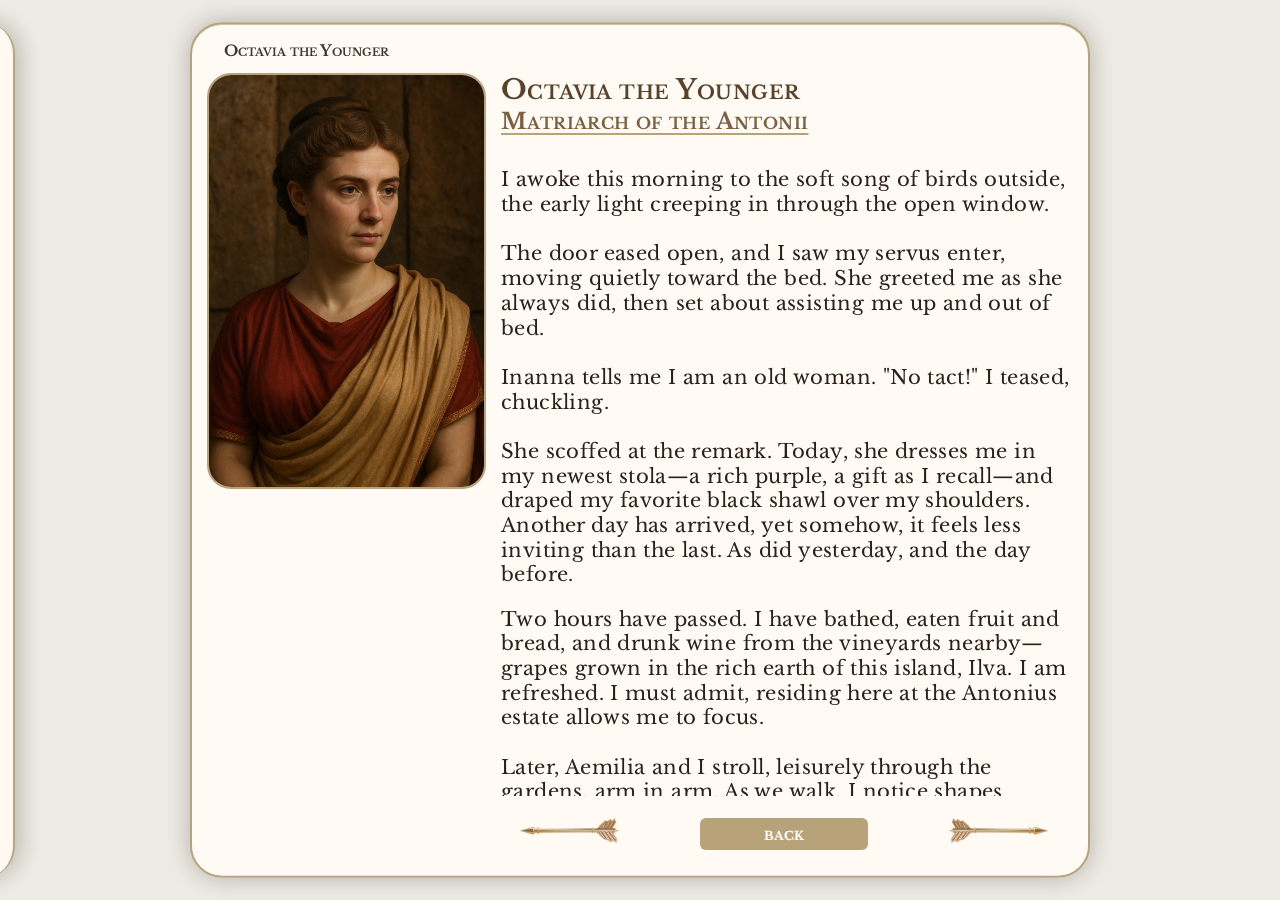
<file: journal.html>
<!DOCTYPE html>
<html lang="en">
<head>
  <meta charset="UTF-8" />
  <meta name="viewport" content="width=device-width, initial-scale=1.0" />
  <title>The Antonius Family Journal</title>

  <link rel="preconnect" href="https://fonts.googleapis.com">
  <link rel="preconnect" href="https://fonts.gstatic.com" crossorigin>
  <link href="https://fonts.googleapis.com/css2?family=Libre+Baskerville:wght@400;700&display=swap" rel="stylesheet">

  <link rel="stylesheet" href="css/journal.css">
  <link rel="stylesheet" href="css/sidebar.css">
</head>
<body id="journal">

  <!-- Sidebar -->
  <aside id="sidebar" class="sidebar hidden">
    <div id="sidebar-content">Loading sidebar...</div>
  </aside>

  <!-- Journal display -->
  <div class="journal-container">

    <div class="journal-container">
      <div id="lineage-trail"></div>

    <div class="portrait-area">
      <img id="portrait" src="images/background/emblem.png" alt="Family Emblem" />
    </div>
    
    <div class="text-area">
      <div class="text-header">
        <h2 id="entry-name"></h2>
        <h3 id="entry-title"></h3>
      </div>

      <!-- This is the ONLY entry-text; it's inside the scroll area -->
      <div class="text-scroll">
        <div id="entry-text"></div>
      </div>
    </div>

     <!-- Navigation arrows -->
    <div class="nav-arrows">
      <img src="images/ui/previous.png" id="prev-entry" alt="Previous">
      <a href="home.html" class="back-btn">back</a>
      <img src="images/ui/next.png" id="next-entry" alt="Next">
    </div>
  </div>

  <!-- Scripts (ORDER MATTERS) -->
  <!-- 1️⃣ Define loadCharacter FIRST -->
  <script src="scripts/journal.js"></script>

  <!-- 2️⃣ Then load the sidebar (so it can call loadCharacter) -->
  <script src="scripts/sidebar.js"></script>

  <!-- 3️⃣ Optional data helper (if used for preloading extra info) -->
  <script src="scripts/journal-data.js"></script>

  <!-- Reload protection for SL testing -->
  <script>
  if (performance.navigation.type === performance.navigation.TYPE_RELOAD) {
    window.location.href = "index.html";
  }
  </script>

</body>
</html>
</file>
<file: css/sidebar.css>
/* === Sidebar (styled like container) === */
.sidebar {
  position: fixed;
  top: 22px;
  bottom: 22px;
  left: 0;
  width: 325px;
  background-color: #fffaf3;
  border-right: 2px solid #b8a27a;
  border-radius: 0 32px 32px 0;
  box-sizing: border-box;
  box-shadow: 4px 0 25px rgba(0, 0, 0, 0.25);
  padding: 1.8rem;
  transform: translateX(-270px);
  opacity: 0.95;
  transition: transform 0.3s ease, opacity 0.3s ease;
  z-index: 1001;
  overflow-y: scroll;             /* allows scrolling */
  overflow-x: hidden;
  max-height: calc(100vh - 20px);
  transform: translateX(-310px); /* keeps it within screen */
}

/* === Hide scrollbar but preserve scroll behavior === */
.sidebar::-webkit-scrollbar {
  width: 0px;       /* hides scrollbar on Chrome/Safari */
  background: none;
}
.sidebar {
  scrollbar-width: none;          /* hides scrollbar on Firefox */
  -ms-overflow-style: none;       /* hides scrollbar on IE/Edge */
}

.sidebar.visible {
  transform: translateX(0);
  opacity: 1;
}

/* === Sidebar header === */
#sidebar-content h2 {
  font-variant: small-caps;
  font-size: 1.5rem;
  color: #5a422a;
  border-bottom: 1px solid #b8a27a;
  margin-bottom: 1rem;
  padding-bottom: 0.3rem;
}

/* === Marcus title === */
.sidebar-title {
  font-family: 'Libre Baskerville', serif;
  font-size: 1.5rem;
  font-variant: small-caps;
  color: #5a422a;
  text-align: center;
  border-bottom: 2px solid #b8a27a;
  margin-bottom: 1.0rem;
  padding-top: 0.5rem;
  padding-bottom: 0.0rem;
  letter-spacing: 0.08em;
  cursor: default;
  user-select: none;
}

/* === Section headers (dropdown toggles) === */
.section-header {
  width: 100%;
  background: none;
  border: none;
  text-align: left;
  font-size: 1.3rem;
  color: #5a422a;
  margin-top: 0.0rem;
  padding: 0.3rem 0;
  font-variant: small-caps;
  letter-spacing: 0.05em;
  cursor: pointer;
  transition: color 0.2s ease;
}

.section-header:hover {
  color: #a28c64;
}

/* Add subtle arrow indicator */
.section-header::after {
  content: "▸";
  float: right;
  font-size: 0.9em;
  transition: transform 0.2s ease;
}

/* Rotate the arrow when menu is open */
.section-header.open::after {
  transform: rotate(90deg);
}

/* === Dropdown lists === */
.nav-list {
  list-style: none;
  margin: 0;
  padding-left: 0.5rem;
  max-height: 0;
  overflow: hidden;
  transition: max-height 0.3s ease;
  border-left: 1px solid #e4d6b2;
  margin-left: 0.4rem;
}

.nav-list.open {
  max-height: 400px; /* adjustable depending on how many items */
}

.nav-list li {
  margin: 0.25rem 0;
}

.nav-list a {
  color: #2b2118;
  text-decoration: none;
  font-size: 1.0rem;
  display: block;
  padding: 0.2rem 0.4rem;
  border-radius: 6px;
  transition: background-color 0.2s ease, color 0.2s ease;
}

.nav-list a:hover {
  background-color: #efe6d2;
  color: #a28c64;
}

.nav-list a.starred::before {
  content: "★ ";
  color: #b8a27a;
  margin-left: 2px;
  font-size: 1.2em;
  filter: drop-shadow(0 0 0px rgba(0, 0, 0, 0.6));
}

/* Sidebar visible when hovered */
  .sidebar:hover {
  transform: translateX(0);
  opacity: 1;
}

/* Highlighted (current) member */
.nav-list a.current {
  background-color: #f0e6d3;
  color: #7b6141;
}
</file>
<file: css/journal.css>
/*html, body {
  width: 1024px;
  height: 1024px;
  margin: 0;
  padding: 0;
  overflow: hidden; /* no scrollbars */
/*}*/

/* Hide everything by default until verified as not resetting */
body.fade-prevent {
  opacity: 0;
  transition: opacity 0.25s ease-in-out;
}

.container, .sidebar, .journal-content {
  box-sizing: border-box;
  max-width: 1024px;
  max-height: 1024px;
}

body#journal {
  background-color: #eeebe4;
  color: #2b2118;
  font-family: 'Libre Baskerville', serif;
  margin: 0;
  width: 100vw;
  height: 100vh;
  overflow: hidden;
  position: relative;
}

/* === Journal container === */
.journal-container {
  position: absolute;
  top: 50%;
  left: 50%;
  transform: translate(-50%, -50%);
  width: 95vw;
  max-width: 900px;
  height: 95vh;
  max-height: 95vh;
  /* margin: auto;*/
  background-color: #fffaf3;
  border: 2px solid #b8a27a;
  border-radius: 32px;
  box-shadow: 0 0 25px rgba(0, 0, 0, 0.25);
  display: flex;
  flex-direction: row; /* side-by-side layout */
  align-items: stretch;
  justify-content: space-between;
  gap: 2rem;
  padding-top: 1rem;
  padding-left: 1.5rem;
  padding-right: 0.5rem;
  box-sizing: border-box;
  z-index: 1000;
  overflow: hidden;
}

.journal-container.loading {
  opacity: 0.3;
}

/* === Portrait === */
.portrait-area {
  flex: 0 0 325px;      /* slightly smaller fixed width */
  text-align: center;
  align-self: flex-start;
  margin-top: 2rem;
  margin-left: -2rem;
  margin-right: -2.5rem;
}

.portrait-area img {
  width: 275px;         /* fixed size instead of 100% */
  height: auto;
  border-radius: 24px;
  border: 2px solid #b8a27a;
  background-color: #f8f6f2;
}

/* === Text area === */
.text-area {
  flex: 1;
  display: flex;
  flex-direction: column;
  overflow: hidden;
  height: 100%;         /* ensure it fills the container */
  min-height: 0;        /* allows child to scroll inside flex */
  font-size: 1.225rem;     /* 👈 THIS controls text size */
  letter-spacing: 0.02em;  /* subtle spacing between letters */
  line-height: 1.26;       /* vertical spacing between lines */
  margin: 0 0 0 0;      /* spacing between paragraphs */
}

/* Fixed lineage + title area */
.text-header {
  flex: 0 0 auto;
  margin-top: 2rem;
  margin-bottom: 0.3rem;
}

.text-header h2 {
  font-variant: small-caps;
  font-size: 1.7rem;
  color: #5a422a;
  margin: 0;
}

.text-header h3 {
  font-variant: small-caps;
  text-decoration: underline;
  text-decoration-color: #b8a27a;
  text-decoration-thickness: 2px;
  text-underline-offset: 4px;
  font-size: 1.4rem;
  color: #7b6141;
  margin: 0 0 0.5rem 0;
}

/* Scrollable journal text */
.text-scroll {
  flex: 1 1 auto;
  min-height: 0;
  max-height: 100%;     /* <— make sure it never escapes the frame */
  overflow-y: auto;
  overflow-x: hidden;
  -webkit-overflow-scrolling: touch;
  padding-right: 0.5rem;
  padding-bottom: 2rem;
  margin-bottom: 5rem;

  /* hide scrollbar but keep scroll */
  scrollbar-width: none; /* Firefox */
  -ms-overflow-style: none; /* IE/Edge */
}

.text-scroll::-webkit-scrollbar {
  display: none; /* hides scrollbar Chrome/Safari */
}

/* === Navigation arrows === */
.nav-arrows {
  position: absolute;
  bottom: 0.1rem;
  left: 9rem;
  width: 100%;
  text-align: center;
  display: flex;
  justify-content: center;
  gap: 4rem; 
}

.nav-arrows img {
  width: 100px;
  height: 25px;
  margin: 0 1rem;
  cursor: pointer;
  opacity: 0.8;
  transition: opacity 0.2s ease;
}

.nav-arrows img:hover {
  opacity: 1;
  transform: scale(1.2);
}

/* === Back to Main button === */
.back-btn {
  display: inline-block;
  margin-bottom: 1.5rem;
  padding: 0.3rem 4.0rem;
  background-color: #b8a27a;
  color: #fff;
  text-decoration: none;
  border-radius: 6px;
  font-size: 1.1rem;
  font-weight: bold;
  font-variant: small-caps;
  transition: background-color 0.2s ease, transform 0.15s ease;
  vertical-align: middle;
}

.back-btn:hover {
  background-color: #a28c64;
  transform: translateY(-2px);
}

/* === Lineage Trail === */

#lineage-trail {
  position: absolute;
  top: 1rem;             /* adjust vertical placement */
  left: 2rem;
  right: 2rem;
  z-index: 10;

  display: flex;
  flex-wrap: wrap;
  align-items: center;
  justify-content: flex-start;
  gap: 0.25rem;

  font-family: 'Libre Baskerville', serif;
  font-variant: small-caps;
  font-weight: bold;
  font-size: 0.95rem;
  color: #5a422a;
  opacity: 0.9;
  pointer-events: none;     /* so it doesn’t block clicks */
}

#lineage-trail span {
  cursor: default;
  pointer-events: auto;     /* restores clicks if needed later */
}

#lineage-trail span.ancestor {
  color: #8a6b42;
}

#lineage-trail span.current {
  font-weight: bold;
  color: #2b2118;
}
</file>
